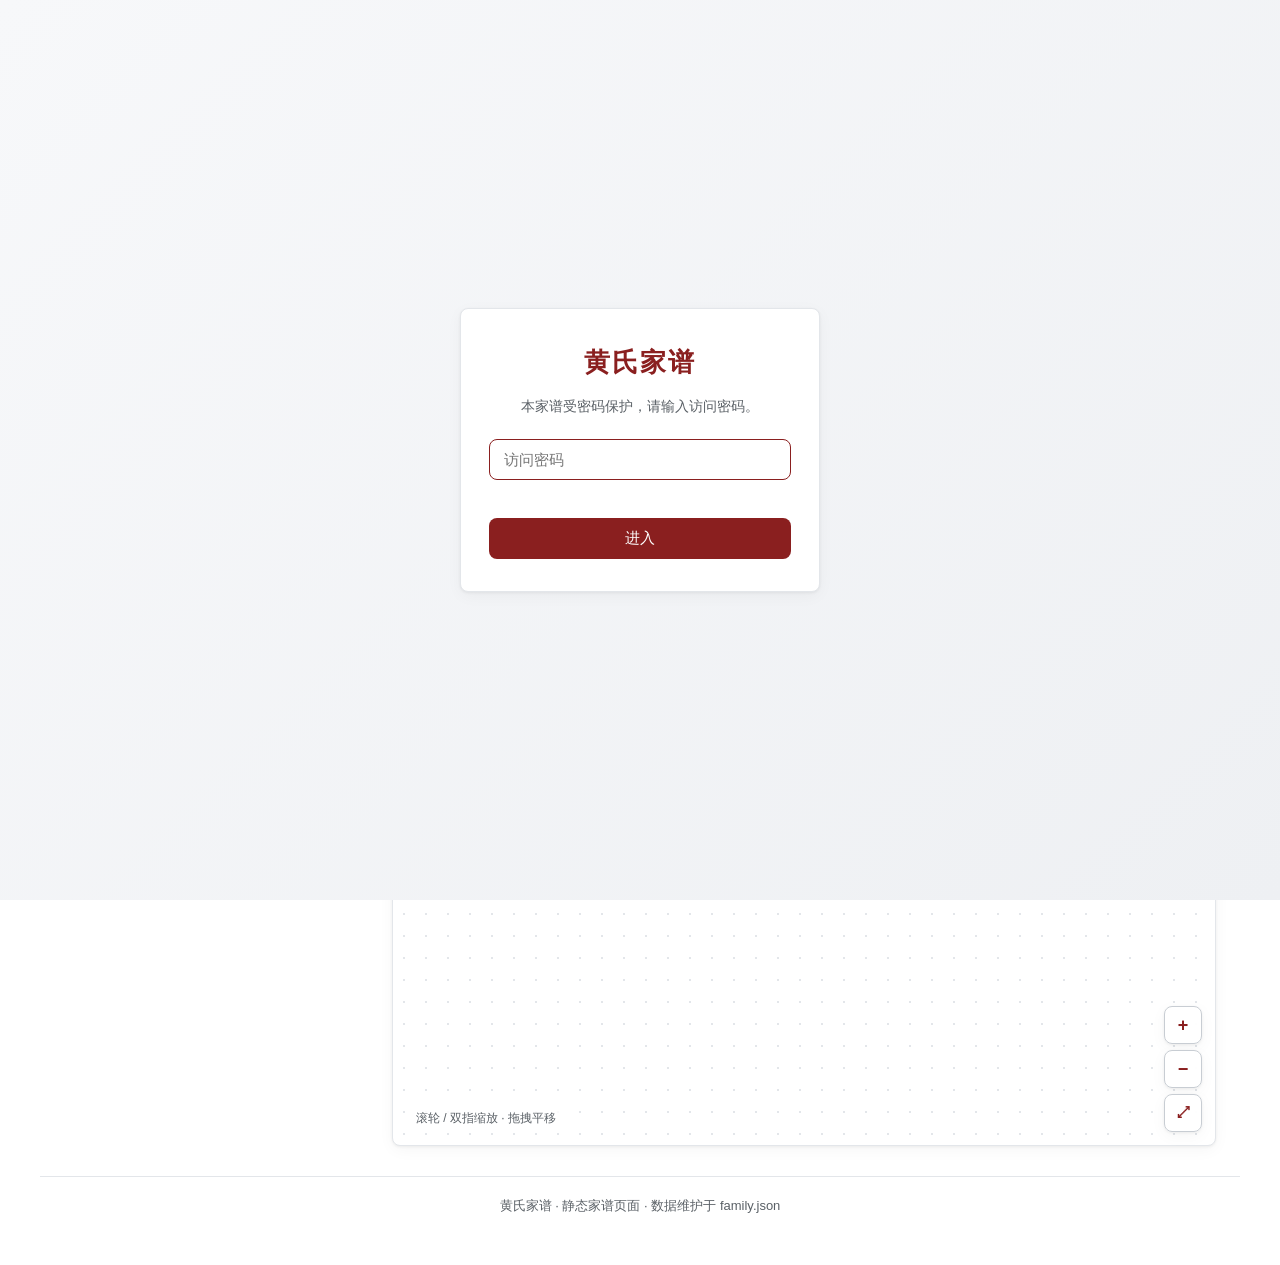
<file: index.html>
<!DOCTYPE html>
<html lang="zh-CN">
<head>
  <meta charset="UTF-8">
  <meta name="viewport" content="width=device-width, initial-scale=1.0">
  <meta name="robots" content="noindex, nofollow">
  <title>黄氏家谱</title>
  <link rel="stylesheet" href="assets/style.css">
  <script src="https://d3js.org/d3.v7.min.js"></script>
</head>
<body>
  <header class="site-header">
    <div class="site-header-inner">
      <span class="site-title">黄氏家谱</span>
      <span class="site-subtitle">始祖 黄明璋 · 按出生次序传承</span>
      <nav class="site-nav">
        <a href="index.html">家谱树</a>
      </nav>
    </div>
  </header>

  <div class="wiki-container">
    <aside class="wiki-infobox">
      <div class="wiki-infobox-title">黄氏家族</div>
      <div class="wiki-infobox-body">
        <div class="wiki-infobox-row">
          <span class="wiki-infobox-label">始祖</span>
          <span class="wiki-infobox-value">黄明璋</span>
        </div>
        <div class="wiki-infobox-row">
          <span class="wiki-infobox-label">传承代数</span>
          <span class="wiki-infobox-value" id="stat-generations">—</span>
        </div>
        <div class="wiki-infobox-row">
          <span class="wiki-infobox-label">在册人数</span>
          <span class="wiki-infobox-value" id="stat-count">—</span>
        </div>
        <div class="wiki-infobox-row">
          <span class="wiki-infobox-label">排序方式</span>
          <span class="wiki-infobox-value">按出生次序</span>
        </div>
      </div>
    </aside>

    <main class="wiki-content">
      <h1 class="wiki-page-title">黄氏家谱（按出生次序）</h1>
      <p class="wiki-intro">
        黄氏家谱以黄明璋为始祖，按「长子 / 次子 / 长女 / 次女」等出生次序记录家族成员。
        点击节点查看人物详情；滚轮 / 双指缩放，拖拽平移，右下角按钮可放大、缩小、复位。
      </p>

      <section class="relation-judge">
        <div class="relation-judge-title">亲属关系自动判定</div>
        <div class="relation-judge-row">
          <span class="relation-judge-label">成员A</span>
          <select id="memberA" class="relation-judge-select"></select>
          <span class="relation-judge-label">相对于</span>
          <select id="memberB" class="relation-judge-select"></select>
          <button id="judgeBtn" class="relation-judge-btn">判定关系</button>
        </div>
        <div class="relation-judge-result" id="judgeResult">请选择两位家族成员，点击「判定关系」查看结果。</div>
      </section>

      <div class="tree-wrap">
        <div id="family-tree"></div>
        <div class="tree-hint">滚轮 / 双指缩放 · 拖拽平移</div>
        <div class="tree-controls">
          <button id="zoomIn" title="放大">+</button>
          <button id="zoomOut" title="缩小">−</button>
          <button id="zoomReset" title="复位" style="font-size:14px;">⤢</button>
        </div>
      </div>
    </main>
  </div>

  <footer class="site-footer">
    黄氏家谱 · 静态家谱页面 · 数据维护于 family.json
  </footer>

  <script src="assets/genealogy.js"></script>
  <script>
    const { loadFamily, findMemberById, autoJudgeRelation } = window.Genealogy;

    loadFamily('family.json')
      .then(({ tree, members }) => {
        // ---- 侧栏统计 ----
        document.getElementById('stat-count').textContent = members.length + ' 人';
        const maxGen = Math.max(...members.map(m => m.generation));
        const cn = ['一','二','三','四','五','六','七','八','九','十'];
        document.getElementById('stat-generations').textContent =
          (cn[maxGen - 1] || maxGen) + ' 代';

        // ---- 关系判定下拉 ----
        const selA = document.getElementById('memberA');
        const selB = document.getElementById('memberB');
        members.forEach(m => {
          selA.add(new Option(m.name, m.id));
          selB.add(new Option(m.name, m.id));
        });
        if (members[1]) selB.value = members[0].id, selA.value = members[1].id;

        document.getElementById('judgeBtn').addEventListener('click', () => {
          const idA = selA.value, idB = selB.value;
          const result = document.getElementById('judgeResult');
          if (idA === idB) { result.textContent = '请选择两位不同的家族成员。'; return; }
          const rel = autoJudgeRelation(members, idA, idB);
          const aName = findMemberById(members, idA).name;
          const bName = findMemberById(members, idB).name;
          result.innerHTML = `${aName} 相对于 ${bName} 的关系是：<strong>${rel}</strong>`;
        });

        // ---- D3 树形图 ----
        renderTree(tree);
      })
      .catch(err => {
        console.error(err);
        document.getElementById('family-tree').innerHTML =
          '<div style="padding:24px;text-align:center;color:#b00;">家谱数据加载失败，请检查 family.json。</div>';
      });

    function renderTree(treeData) {
      const container = document.getElementById('family-tree');
      const NODE_W = 104, NODE_H = 56, GAP_X = 30, GAP_Y = 100;
      const PAD = 40; // 树内容四周留白

      const root = d3.hierarchy(treeData);
      const layout = d3.tree()
        .nodeSize([NODE_W + GAP_X, GAP_Y])
        .separation((a, b) => (a.parent === b.parent ? 1 : 1.25));
      layout(root);

      // 树内容包围盒
      let minX = Infinity, maxX = -Infinity, minY = Infinity, maxY = -Infinity;
      root.each(d => {
        minX = Math.min(minX, d.x);
        maxX = Math.max(maxX, d.x);
        minY = Math.min(minY, d.y);
        maxY = Math.max(maxY, d.y);
      });
      const contentW = (maxX - minX) + NODE_W + PAD * 2;
      const contentH = (maxY - minY) + NODE_H + PAD * 2;
      // 内容坐标 -> 画布坐标的平移量（让最左节点/最上节点落在 PAD 处）
      const shiftX = -minX + NODE_W / 2 + PAD;
      const shiftY = -minY + NODE_H / 2 + PAD;

      // SVG 铺满容器，内部用 g 承载 zoom 变换
      const svg = d3.select(container).append('svg')
        .attr('preserveAspectRatio', 'xMidYMid meet');
      const viewport = svg.append('g');        // 缩放/平移层
      const g = viewport.append('g')           // 内容层（固定偏移）
        .attr('transform', `translate(${shiftX}, ${shiftY})`);

      // 连线
      g.selectAll('.link')
        .data(root.links())
        .enter().append('path')
        .attr('class', 'link')
        .attr('d', d3.linkVertical().x(d => d.x).y(d => d.y));

      // 节点
      const node = g.selectAll('.node')
        .data(root.descendants())
        .enter().append('g')
        .attr('class', 'node')
        .attr('transform', d => `translate(${d.x}, ${d.y})`)
        .on('click', (event, d) => {
          window.location.href = `person.html?id=${d.data.id}`;
        });

      node.append('rect')
        .attr('class', d => 'node-card ' + (d.data.gender === '女' ? 'female' : 'male'))
        .attr('x', -NODE_W / 2).attr('y', -NODE_H / 2)
        .attr('width', NODE_W).attr('height', NODE_H)
        .attr('rx', 8);

      node.append('text')
        .attr('class', 'node-name')
        .attr('x', 0).attr('y', -8)
        .attr('text-anchor', 'middle')
        .text(d => d.data.name);

      node.append('text')
        .attr('class', 'node-relation')
        .attr('x', 0).attr('y', 12)
        .attr('text-anchor', 'middle')
        .text(d => d.data.relation ? d.data.relation : '');

      // ---- 缩放 / 拖拽（自动支持鼠标滚轮、触屏双指与拖动）----
      const zoom = d3.zoom()
        .scaleExtent([0.2, 2.5])
        .on('zoom', (event) => viewport.attr('transform', event.transform));
      svg.call(zoom);
      svg.on('dblclick.zoom', null); // 关掉双击放大，避免误触

      // 初始自动缩放：让整棵树一屏可见并居中
      function fitToScreen(animate) {
        const w = container.clientWidth || 800;
        const h = container.clientHeight || 600;
        const scale = Math.min(w / contentW, h / contentH, 1.3); // 上限 1.3 避免小树过大
        const tx = (w - contentW * scale) / 2;
        const ty = (h - contentH * scale) / 2;
        const t = d3.zoomIdentity.translate(tx, ty).scale(scale);
        (animate ? svg.transition().duration(400) : svg).call(zoom.transform, t);
      }
      fitToScreen(false);

      // 控制按钮
      document.getElementById('zoomIn').onclick = () => svg.transition().duration(200).call(zoom.scaleBy, 1.3);
      document.getElementById('zoomOut').onclick = () => svg.transition().duration(200).call(zoom.scaleBy, 1 / 1.3);
      document.getElementById('zoomReset').onclick = () => fitToScreen(true);

      // 窗口尺寸变化时重新适配（含手机横竖屏切换）
      let rt;
      window.addEventListener('resize', () => {
        clearTimeout(rt);
        rt = setTimeout(() => fitToScreen(false), 200);
      });
    }
  </script>
</body>
</html>
</file>
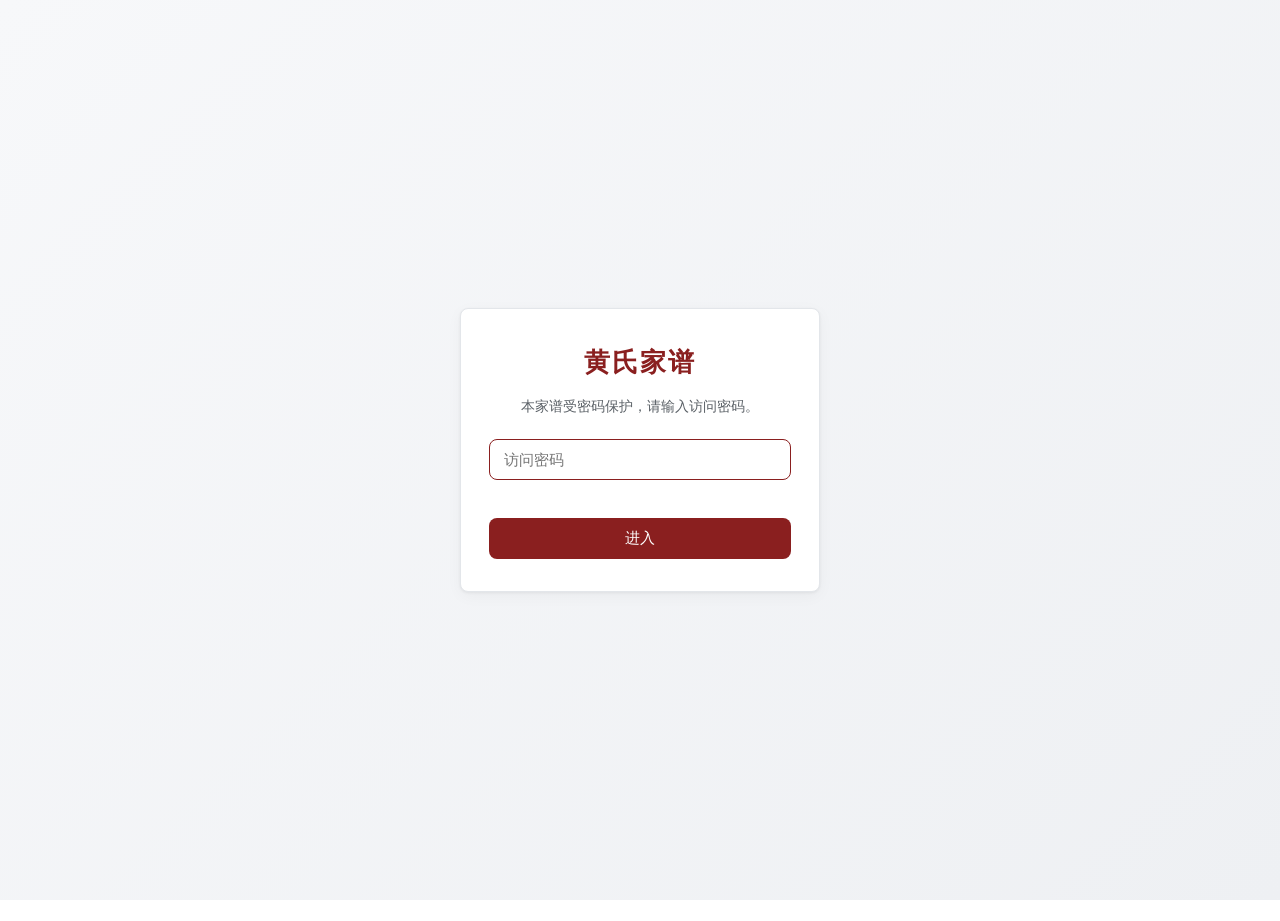
<file: person.html>
<!DOCTYPE html>
<html lang="zh-CN">
<head>
  <meta charset="UTF-8">
  <meta name="viewport" content="width=device-width, initial-scale=1.0">
  <meta name="robots" content="noindex, nofollow">
  <title>黄氏家谱 - 人物详情</title>
  <link rel="stylesheet" href="assets/style.css">
</head>
<body>
  <header class="site-header">
    <div class="site-header-inner">
      <span class="site-title">黄氏家谱</span>
      <span class="site-subtitle">人物详情</span>
      <nav class="site-nav">
        <a href="index.html">家谱树</a>
      </nav>
    </div>
  </header>

  <div class="wiki-container">
    <aside class="wiki-infobox" id="person-infobox">
      <div class="wiki-infobox-title" id="infobox-title">加载中…</div>
      <div class="wiki-infobox-body">
        <div class="wiki-infobox-row">
          <span class="wiki-infobox-label">出生次序</span>
          <span class="wiki-infobox-value" id="infobox-role">—</span>
        </div>
        <div class="wiki-infobox-row">
          <span class="wiki-infobox-label">性别</span>
          <span class="wiki-infobox-value" id="infobox-gender">—</span>
        </div>
        <div class="wiki-infobox-row">
          <span class="wiki-infobox-label">辈分</span>
          <span class="wiki-infobox-value" id="infobox-generation">—</span>
        </div>
        <div class="wiki-infobox-row">
          <span class="wiki-infobox-label">配偶</span>
          <span class="wiki-infobox-value" id="infobox-spouse">—</span>
        </div>
        <div class="wiki-infobox-row">
          <span class="wiki-infobox-label">父亲</span>
          <span class="wiki-infobox-value" id="infobox-father">—</span>
        </div>
        <div class="wiki-infobox-row">
          <span class="wiki-infobox-label">子女</span>
          <span class="wiki-infobox-value" id="infobox-children">—</span>
        </div>
      </div>
    </aside>

    <main class="wiki-content">
      <a href="index.html" class="wiki-back-link">← 返回家谱首页</a>
      <h1 class="wiki-page-title" id="person-title">加载中…</h1>
      <div class="wiki-page-subtitle" id="person-subtitle"></div>

      <div class="wiki-section-title">基本信息</div>
      <p class="wiki-paragraph" id="person-basic">加载中…</p>

      <div class="wiki-section-title">个人简介</div>
      <p class="wiki-paragraph" id="person-bio">加载中…</p>

      <section class="relation-judge">
        <div class="relation-judge-title">与其他成员的关系判定</div>
        <div class="relation-judge-row">
          <span class="relation-judge-label">当前</span>
          <span id="currentMemberName" style="font-weight:600;">—</span>
          <span class="relation-judge-label">相对于</span>
          <select id="otherMember" class="relation-judge-select"></select>
          <button id="judgeBtn" class="relation-judge-btn">判定关系</button>
        </div>
        <div class="relation-judge-result" id="judgeResult">请选择一位家族成员，点击「判定关系」查看结果。</div>
        <div class="relation-auto-list">
          <div class="relation-judge-title" style="font-size:14px;margin-bottom:6px;">与核心成员的关系</div>
          <div id="autoRelationItem">加载中…</div>
        </div>
      </section>

      <div class="wiki-section-title">家族关系</div>
      <div id="person-relations">
        <div class="wiki-relation-item" id="relation-parent"></div>
        <div class="wiki-relation-item" id="relation-spouse"></div>
        <div class="wiki-relation-item" id="relation-children"></div>
        <div class="wiki-relation-item" id="relation-siblings"></div>
      </div>
    </main>
  </div>

  <footer class="site-footer">
    黄氏家谱 · 静态家谱页面 · 数据维护于 family.json
  </footer>

  <script src="assets/genealogy.js"></script>
  <script>
    const { loadFamily, findMemberById, autoJudgeRelation } = window.Genealogy;
    const personId = new URLSearchParams(location.search).get('id');

    const link = m => `<a href="person.html?id=${m.id}" class="wiki-relation-link">${m.name}</a>`;

    loadFamily('family.json')
      .then(({ members }) => {
        const me = findMemberById(members, personId);
        if (!me) {
          document.getElementById('person-title').textContent = '成员不存在';
          document.getElementById('person-basic').textContent = '未找到该成员，请检查链接。';
          return;
        }

        const spouse = me.partnerId ? findMemberById(members, me.partnerId) : null;
        const father = me.parentId ? findMemberById(members, me.parentId) : null;
        const children = members.filter(m => m.parentId === me.id);
        const siblings = members.filter(m =>
          m.parentId === me.parentId && m.id !== me.id && me.parentId && !m.isSpouse);

        // ---- Infobox ----
        document.getElementById('infobox-title').textContent = me.name;
        document.getElementById('infobox-role').textContent = me.relation || '—';
        document.getElementById('infobox-gender').textContent = me.gender;
        document.getElementById('infobox-generation').textContent = '第 ' + me.generation + ' 代';
        document.getElementById('infobox-spouse').innerHTML = spouse ? link(spouse) : '无';
        document.getElementById('infobox-father').innerHTML = father ? link(father) : '无（始祖）';
        document.getElementById('infobox-children').innerHTML =
          children.length ? children.map(link).join('、') : '无';

        // ---- 标题与简介 ----
        document.getElementById('person-title').textContent = me.name;
        document.getElementById('person-subtitle').textContent = `黄氏家族 · ${me.relation || ''}`;
        document.getElementById('currentMemberName').textContent = me.name;
        document.getElementById('person-basic').textContent =
          `${me.name}为黄氏家族${me.relation || ''}，性别${me.gender}，` +
          `出生次序${me.birthOrder || '—'}，属第 ${me.generation} 代。`;

        // ---- 个人简介（family.json 中的 bio 字段，缺省给占位提示）----
        const bioEl = document.getElementById('person-bio');
        if (me.bio && me.bio.trim()) {
          bioEl.textContent = me.bio;
          bioEl.classList.remove('bio-empty');
        } else {
          bioEl.textContent = `暂无简介。可在 family.json 中为「${me.name}」添加 bio 字段填写生平、事迹或备注。`;
          bioEl.classList.add('bio-empty');
        }

        // ---- 家族关系 ----
        document.getElementById('relation-parent').innerHTML =
          father ? `父亲：${link(father)} <span class="wiki-relation-desc">(${father.relation})</span>` : '父亲：无（家族始祖）';
        document.getElementById('relation-spouse').innerHTML =
          spouse ? `配偶：${link(spouse)} <span class="wiki-relation-desc">(${spouse.relation})</span>` : '配偶：无';
        document.getElementById('relation-children').innerHTML =
          children.length
            ? '子女：' + children.map(c => `${link(c)} <span class="wiki-relation-desc">(${c.relation})</span>`).join('、')
            : '子女：无';
        document.getElementById('relation-siblings').innerHTML =
          siblings.length
            ? '兄弟姐妹：' + siblings.map(s => `${link(s)} <span class="wiki-relation-desc">(${s.relation})</span>`).join('、')
            : '兄弟姐妹：无';

        // ---- 关系判定下拉 ----
        const sel = document.getElementById('otherMember');
        members.forEach(m => { if (m.id !== me.id) sel.add(new Option(m.name, m.id)); });
        document.getElementById('judgeBtn').addEventListener('click', () => {
          const otherId = sel.value;
          const rel = autoJudgeRelation(members, me.id, otherId);
          const otherName = findMemberById(members, otherId).name;
          document.getElementById('judgeResult').innerHTML =
            `${me.name} 相对于 ${otherName} 的关系是：<strong>${rel}</strong>`;
        });

        // ---- 与核心成员关系 ----
        const core = ['huangmingzhang', 'huangkeli', 'huangkesheng', 'huangpeixin'];
        const html = core
          .map(id => findMemberById(members, id))
          .filter(m => m && m.id !== me.id)
          .map(m => `<div class="relation-auto-item">相对于 ${m.name}（${m.relation}）：<strong>${autoJudgeRelation(members, me.id, m.id)}</strong></div>`)
          .join('');
        document.getElementById('autoRelationItem').innerHTML = html || '暂无核心成员关系数据';
      })
      .catch(err => {
        console.error(err);
        document.getElementById('person-title').textContent = '加载失败';
        document.getElementById('person-basic').textContent = '无法加载 family.json，请检查文件。';
      });
  </script>
</body>
</html>
</file>
<file: assets/style.css>
/* =========================================================================
 * style.css —— 黄氏家谱共享样式
 * 简洁、大气；Wiki 质感 + 现代卡片化
 * ========================================================================= */

:root {
  --ink: #1a1a1a;
  --ink-soft: #5a6066;
  --line: #e3e6ea;
  --line-strong: #c8cdd3;
  --bg: #ffffff;
  --bg-soft: #f7f8fa;
  --brand: #8a1f1f;          /* 黄氏主色：庄重红 */
  --brand-soft: #f4ebe9;
  --link: #0645ad;
  --male: #2f6fb0;
  --female: #b04a7a;
  --radius: 8px;
  --shadow: 0 1px 3px rgba(0, 0, 0, 0.06), 0 4px 16px rgba(0, 0, 0, 0.04);
  --font: "Helvetica Neue", "PingFang SC", "Microsoft YaHei", Arial, sans-serif;
  --serif: "Songti SC", "SimSun", "Noto Serif SC", serif;
}

* { margin: 0; padding: 0; box-sizing: border-box; }

body {
  font-family: var(--font);
  background: var(--bg);
  color: var(--ink);
  line-height: 1.7;
  font-size: 15px;
}

a { color: var(--link); text-decoration: none; }
a:hover { text-decoration: underline; }

/* ---------- 顶部横幅 ---------- */
.site-header {
  background: linear-gradient(135deg, #7a1818 0%, #8a1f1f 60%, #a83232 100%);
  color: #fff;
  padding: 22px 0;
  box-shadow: var(--shadow);
}
.site-header-inner {
  max-width: 1200px;
  margin: 0 auto;
  padding: 0 24px;
  display: flex;
  align-items: baseline;
  gap: 16px;
  flex-wrap: wrap;
}
.site-title {
  font-family: var(--serif);
  font-size: 28px;
  font-weight: 700;
  letter-spacing: 4px;
}
.site-subtitle {
  font-size: 14px;
  opacity: 0.85;
  letter-spacing: 1px;
}
.site-nav { margin-left: auto; display: flex; gap: 18px; }
.site-nav a { color: #fff; opacity: 0.9; font-size: 14px; }
.site-nav a:hover { opacity: 1; text-decoration: none; border-bottom: 1px solid #fff; }

/* ---------- 布局 ---------- */
.wiki-container {
  max-width: 1200px;
  margin: 24px auto;
  padding: 0 24px;
  display: grid;
  grid-template-columns: 300px 1fr;
  gap: 28px;
  align-items: start;
}

/* ---------- Infobox ---------- */
.wiki-infobox {
  background: var(--bg-soft);
  border: 1px solid var(--line);
  border-radius: var(--radius);
  overflow: hidden;
  box-shadow: var(--shadow);
}
.wiki-infobox-title {
  font-family: var(--serif);
  font-size: 20px;
  font-weight: 700;
  text-align: center;
  padding: 14px;
  background: var(--brand-soft);
  color: var(--brand);
  border-bottom: 1px solid var(--line);
}
.wiki-infobox-body { padding: 14px 16px; }
.wiki-infobox-row {
  display: flex;
  gap: 10px;
  padding: 7px 0;
  font-size: 14px;
  border-bottom: 1px dashed var(--line);
}
.wiki-infobox-row:last-child { border-bottom: none; }
.wiki-infobox-label {
  font-weight: 600;
  color: var(--ink-soft);
  flex: 0 0 64px;
}
.wiki-infobox-value { flex: 1; }

/* ---------- 正文 ---------- */
.wiki-content { min-width: 0; }
.wiki-page-title {
  font-family: var(--serif);
  font-size: 30px;
  font-weight: 700;
  border-bottom: 2px solid var(--brand);
  padding-bottom: 12px;
  margin-bottom: 6px;
}
.wiki-page-subtitle {
  font-size: 14px;
  color: var(--ink-soft);
  margin-bottom: 18px;
}
.wiki-intro, .wiki-paragraph {
  margin: 14px 0;
  text-align: justify;
  color: #2a2f34;
}
.wiki-paragraph.bio-empty {
  color: var(--ink-soft);
  font-style: italic;
}
.wiki-section-title {
  font-family: var(--serif);
  font-size: 20px;
  font-weight: 700;
  margin: 26px 0 12px;
  padding-bottom: 6px;
  border-bottom: 1px solid var(--line-strong);
}
.wiki-back-link { font-size: 14px; display: inline-block; margin-bottom: 14px; }

.wiki-relation-item { margin: 8px 0; padding-left: 4px; }
.wiki-relation-desc { color: var(--ink-soft); margin-left: 6px; font-size: 13px; }

/* ---------- 关系判定模块 ---------- */
.relation-judge {
  background: var(--bg-soft);
  border: 1px solid var(--line);
  border-radius: var(--radius);
  padding: 18px;
  margin: 20px 0;
  box-shadow: var(--shadow);
}
.relation-judge-title {
  font-size: 16px;
  font-weight: 700;
  margin-bottom: 12px;
}
.relation-judge-row {
  display: flex;
  align-items: center;
  flex-wrap: wrap;
  gap: 10px;
  margin: 10px 0;
}
.relation-judge-label { font-weight: 600; color: var(--ink-soft); }
.relation-judge-select {
  padding: 8px 10px;
  border: 1px solid var(--line-strong);
  border-radius: 6px;
  min-width: 150px;
  font-size: 14px;
  background: #fff;
}
.relation-judge-btn {
  padding: 8px 18px;
  background: var(--brand);
  color: #fff;
  border: none;
  border-radius: 6px;
  cursor: pointer;
  font-size: 14px;
  transition: background 0.15s;
}
.relation-judge-btn:hover { background: #6f1414; }
.relation-judge-result {
  margin-top: 12px;
  padding: 12px 14px;
  background: #fff;
  border: 1px solid var(--line);
  border-left: 3px solid var(--brand);
  border-radius: 6px;
  font-weight: 500;
}
.relation-judge-result strong { color: var(--brand); }

.relation-auto-list {
  margin-top: 12px;
  padding: 12px 14px;
  background: #fff;
  border: 1px solid var(--line);
  border-radius: 6px;
}
.relation-auto-item {
  margin: 4px 0;
  padding: 6px 0;
  border-bottom: 1px dashed var(--line);
}
.relation-auto-item:last-child { border-bottom: none; }
.relation-auto-item strong { color: var(--brand); }

/* ---------- 树形图 ---------- */
.tree-wrap { position: relative; }
#family-tree {
  width: 100%;
  height: 76vh;
  border: 1px solid var(--line);
  border-radius: var(--radius);
  overflow: hidden;            /* 缩放/拖拽代替滚动 */
  background:
    radial-gradient(circle, var(--line) 1px, transparent 1px) 0 0 / 22px 22px,
    var(--bg);
  box-shadow: var(--shadow);
  touch-action: none;          /* 让手机手势交给 D3 处理，避免页面跟着滚 */
}
#family-tree svg { display: block; width: 100%; height: 100%; cursor: grab; }
#family-tree svg:active { cursor: grabbing; }

/* 缩放控制按钮 */
.tree-controls {
  position: absolute;
  right: 14px;
  bottom: 14px;
  display: flex;
  flex-direction: column;
  gap: 6px;
  z-index: 5;
}
.tree-controls button {
  width: 38px;
  height: 38px;
  border: 1px solid var(--line-strong);
  background: rgba(255, 255, 255, 0.95);
  border-radius: 8px;
  font-size: 18px;
  font-weight: 700;
  color: var(--brand);
  cursor: pointer;
  box-shadow: var(--shadow);
  line-height: 1;
  display: flex;
  align-items: center;
  justify-content: center;
  transition: background 0.15s;
}
.tree-controls button:hover { background: var(--brand-soft); }
.tree-controls button:active { transform: translateY(1px); }
.tree-hint {
  position: absolute;
  left: 14px;
  bottom: 14px;
  font-size: 12px;
  color: var(--ink-soft);
  background: rgba(255, 255, 255, 0.85);
  padding: 4px 10px;
  border-radius: 6px;
  pointer-events: none;
  z-index: 5;
}

.node { cursor: pointer; user-select: none; }
.node-card {
  fill: #fff;
  stroke: var(--line-strong);
  stroke-width: 1.5px;
  rx: 8;
  transition: stroke 0.15s, fill 0.15s;
}
.node:hover .node-card { stroke: var(--brand); fill: var(--brand-soft); }
.node-card.male { stroke: var(--male); }
.node-card.female { stroke: var(--female); }
.node-name {
  font-size: 15px;
  font-weight: 600;
  fill: var(--ink);
  dominant-baseline: middle;
}
.node-relation {
  font-size: 11px;
  fill: var(--ink-soft);
  dominant-baseline: middle;
}
.node-toggle-circle { fill: #fff; stroke: var(--brand); stroke-width: 1.2px; }
.node-toggle-text {
  font-size: 12px;
  fill: var(--brand);
  text-anchor: middle;
  dominant-baseline: central;
  font-weight: 700;
}
.link { fill: none; stroke: var(--line-strong); stroke-width: 1.5px; }

/* ---------- 页脚 ---------- */
.site-footer {
  max-width: 1200px;
  margin: 30px auto;
  padding: 18px 24px;
  border-top: 1px solid var(--line);
  color: var(--ink-soft);
  font-size: 13px;
  text-align: center;
}

/* ---------- 响应式 ---------- */
@media (max-width: 820px) {
  .wiki-container { grid-template-columns: 1fr; gap: 18px; padding: 0 14px; }
  .site-header-inner { padding: 0 14px; }
  .site-title { font-size: 22px; }
  .site-subtitle { display: none; }
  .wiki-page-title { font-size: 24px; }
  #family-tree { height: 70vh; }
  /* 关系判定行在窄屏改为纵向排列，下拉占满宽度 */
  .relation-judge-row { flex-direction: column; align-items: stretch; }
  .relation-judge-select { min-width: 0; width: 100%; }
  .relation-judge-btn { width: 100%; }
  .tree-controls button { width: 44px; height: 44px; }  /* 触摸目标更大 */
}

/* =========================================================================
 * 密码闸门（受密码保护时的访问遮罩）
 * ========================================================================= */
#pw-gate {
  position: fixed;
  inset: 0;
  z-index: 9999;
  display: flex;
  align-items: center;
  justify-content: center;
  background: linear-gradient(135deg, #f7f8fa 0%, #eef0f3 100%);
  padding: 24px;
}
.pw-gate-card {
  width: 100%;
  max-width: 360px;
  background: var(--bg);
  border: 1px solid var(--line);
  border-radius: var(--radius);
  box-shadow: var(--shadow);
  padding: 32px 28px;
  text-align: center;
}
.pw-gate-title {
  font-family: var(--serif);
  font-size: 26px;
  font-weight: 700;
  color: var(--brand);
  letter-spacing: 2px;
  margin-bottom: 10px;
}
.pw-gate-tip {
  font-size: 14px;
  color: var(--ink-soft);
  margin-bottom: 20px;
}
.pw-gate-input {
  width: 100%;
  padding: 11px 14px;
  font-size: 15px;
  border: 1px solid var(--line-strong);
  border-radius: var(--radius);
  outline: none;
  transition: border-color .15s;
}
.pw-gate-input:focus { border-color: var(--brand); }
.pw-gate-error {
  min-height: 18px;
  font-size: 13px;
  color: var(--brand);
  margin: 8px 0 4px;
}
.pw-gate-btn {
  width: 100%;
  padding: 11px 0;
  margin-top: 8px;
  font-size: 15px;
  color: #fff;
  background: var(--brand);
  border: none;
  border-radius: var(--radius);
  cursor: pointer;
  transition: opacity .15s;
}
.pw-gate-btn:hover { opacity: .9; }
</file>
